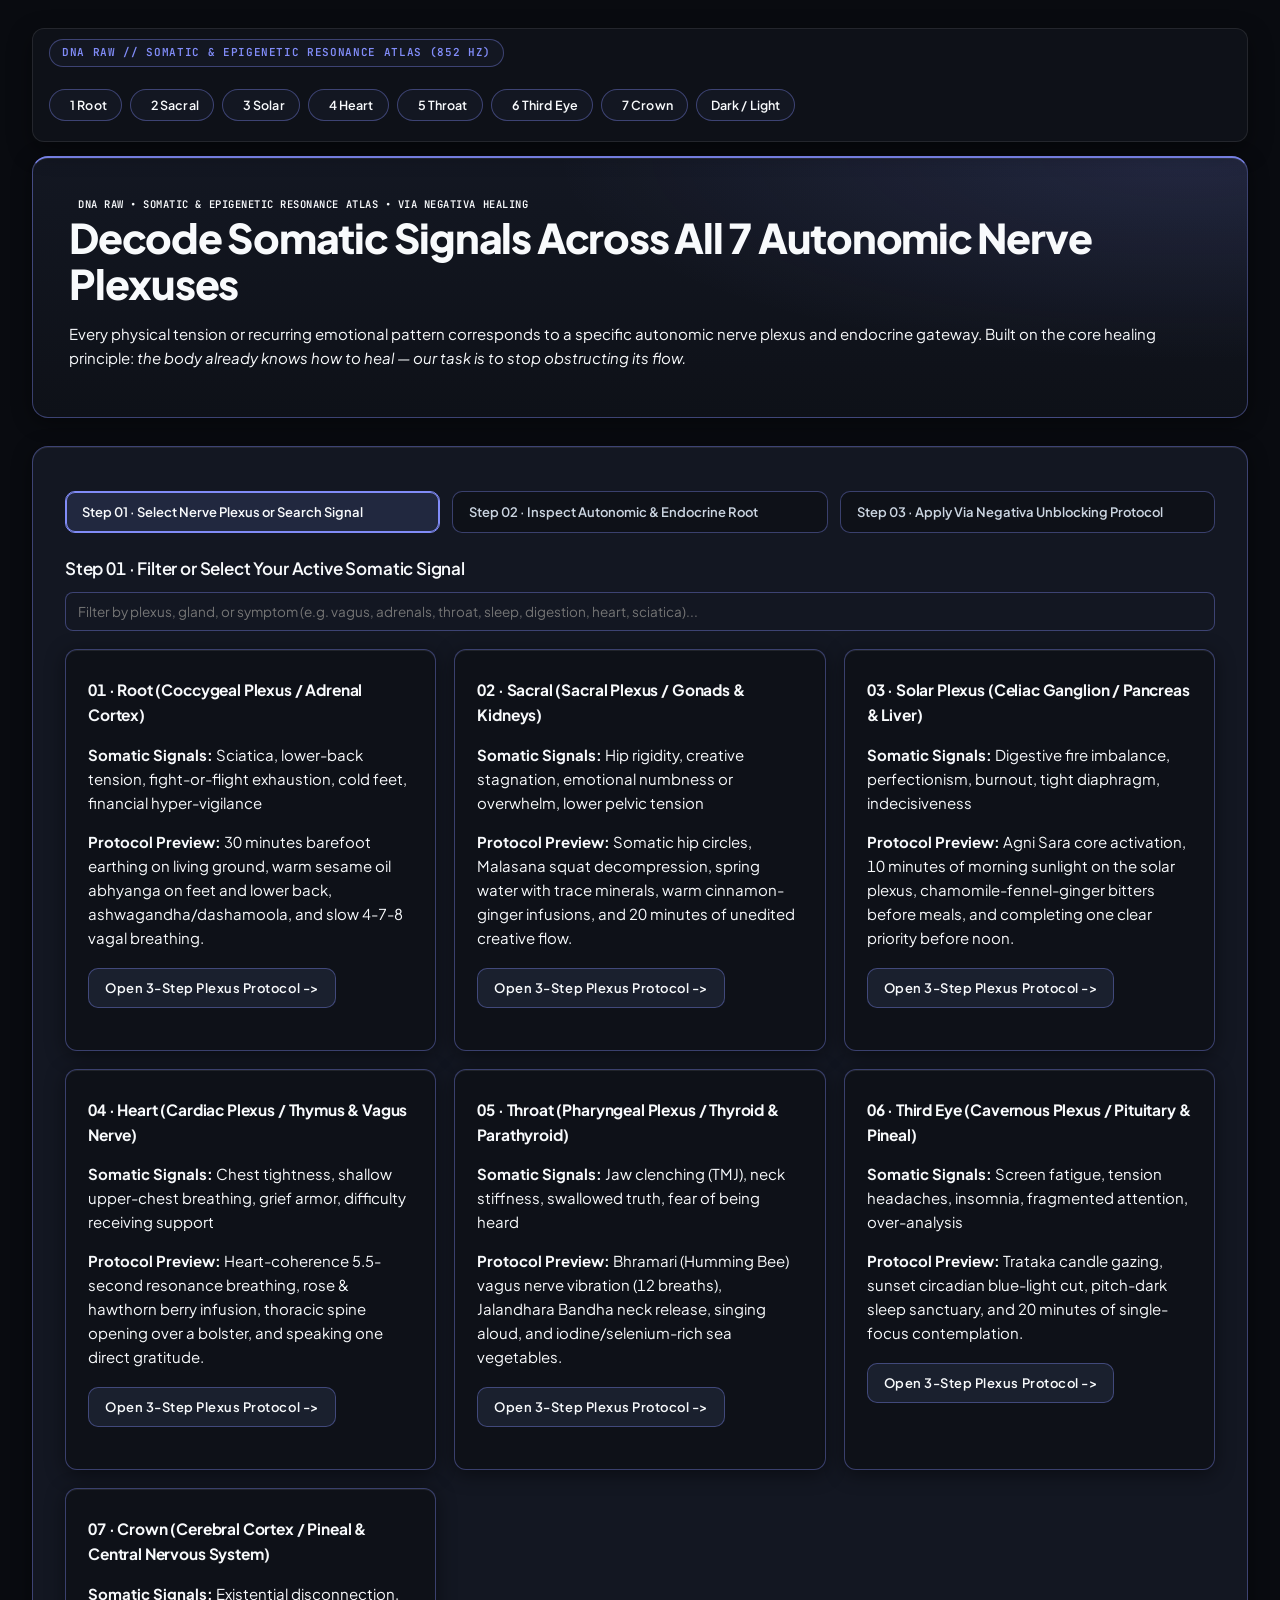
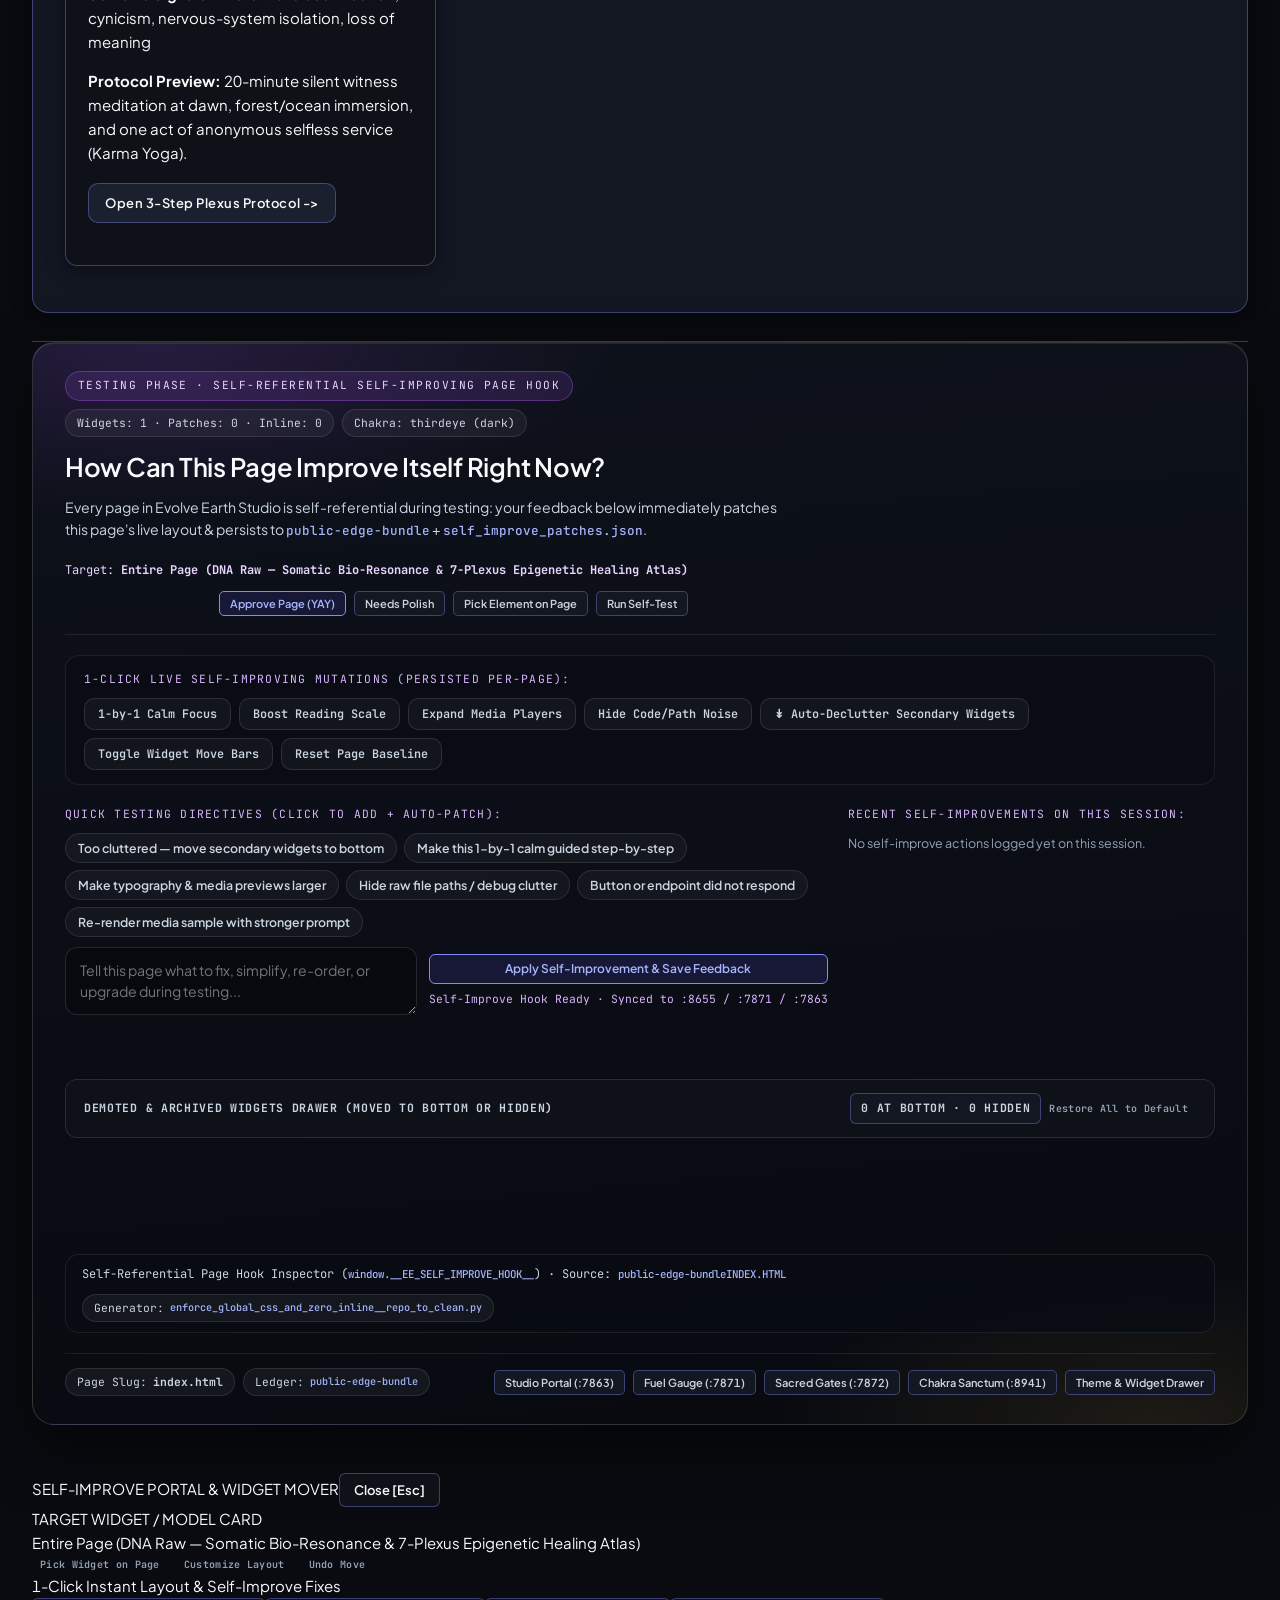
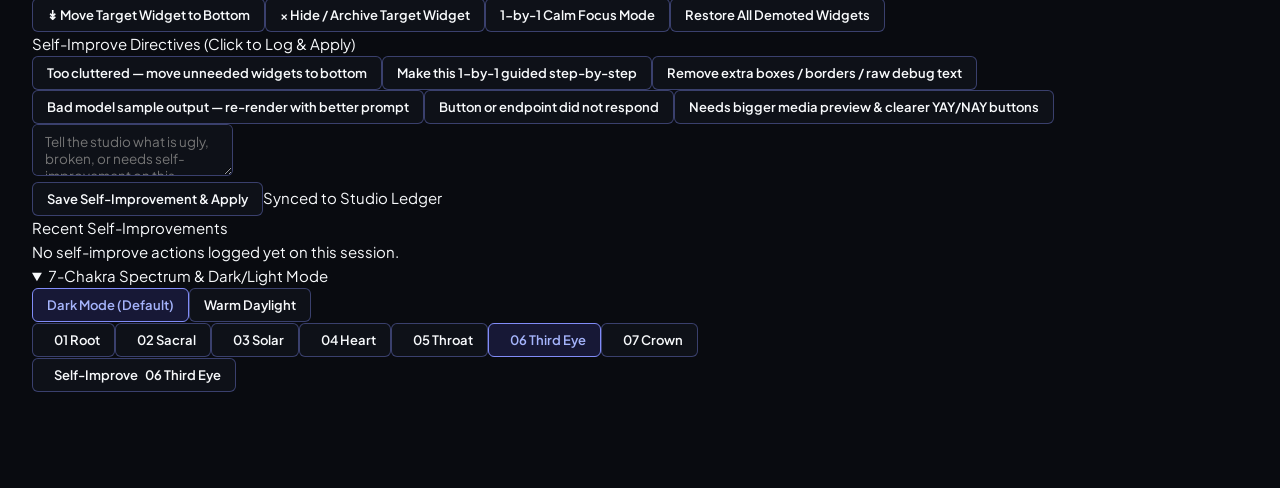
<file: index.html>
<!DOCTYPE html>
<html lang="en" data-theme="dark" data-mode="dark" data-chakra="thirdeye">
<head>
<meta charset="utf-8" />
<meta name="viewport" content="width=device-width, initial-scale=1" />
<title>DNA Raw — Somatic Bio-Resonance &amp; 7-Plexus Epigenetic Healing Atlas</title>
<link rel="stylesheet" href="evolve-unified-theme.css" />
<script src="refineme-widget.js" defer></script>
</head>
<body>
<div class="chakra-bar">
  <span class="brand-tag">DNA Raw // Somatic & Epigenetic Resonance Atlas (852 Hz)</span>
  <div class="c-pills">
    <button class="c-pill" data-set-chakra="root" onclick="document.documentElement.setAttribute('data-chakra','root');localStorage.setItem('ee_chakra','root')"><span class="c-dot" data-ee-u="506eba1f"></span>1 Root</button>
    <button class="c-pill" data-set-chakra="sacral" onclick="document.documentElement.setAttribute('data-chakra','sacral');localStorage.setItem('ee_chakra','sacral')"><span class="c-dot" data-ee-u="2230de30"></span>2 Sacral</button>
    <button class="c-pill" data-set-chakra="solar" onclick="document.documentElement.setAttribute('data-chakra','solar');localStorage.setItem('ee_chakra','solar')"><span class="c-dot" data-ee-u="b7e55c54"></span>3 Solar</button>
    <button class="c-pill" data-set-chakra="heart" onclick="document.documentElement.setAttribute('data-chakra','heart');localStorage.setItem('ee_chakra','heart')"><span class="c-dot" data-ee-u="d29d2a46"></span>4 Heart</button>
    <button class="c-pill" data-set-chakra="throat" onclick="document.documentElement.setAttribute('data-chakra','throat');localStorage.setItem('ee_chakra','throat')"><span class="c-dot" data-ee-u="c12b0335"></span>5 Throat</button>
    <button class="c-pill" data-set-chakra="thirdeye" onclick="document.documentElement.setAttribute('data-chakra','thirdeye');localStorage.setItem('ee_chakra','thirdeye')"><span class="c-dot" data-ee-u="5b0b6805"></span>6 Third Eye</button>
    <button class="c-pill" data-set-chakra="crown" onclick="document.documentElement.setAttribute('data-chakra','crown');localStorage.setItem('ee_chakra','crown')"><span class="c-dot" data-ee-u="04bf4fe6"></span>7 Crown</button>
    <button class="c-pill" onclick="var d=document.documentElement;var m=d.getAttribute('data-mode')==='light'?'dark':'light';d.setAttribute('data-mode',m);d.setAttribute('data-theme',m);localStorage.setItem('ee_mode',m)">Dark / Light</button>
  </div>
</div>
<div class="wrap">
  <div class="hero">
    <span class="badge">DNA Raw &bull; Somatic &amp; Epigenetic Resonance Atlas &bull; Via Negativa Healing</span>
    <h1>Decode Somatic Signals Across All 7 Autonomic Nerve Plexuses</h1>
    <p>Every physical tension or recurring emotional pattern corresponds to a specific autonomic nerve plexus and endocrine gateway. Built on the core healing principle: <em>the body already knows how to heal — our task is to stop obstructing its flow.</em></p>
  </div>

  <section class="ee-walkthrough" aria-label="3-Step Somatic & Epigenetic Atlas Walkthrough">
    <div class="ee-step-rail" role="tablist">
      <button type="button" class="ee-step-btn is-active" onclick="setDnaStep(1, this)">Step 01 &middot; Select Nerve Plexus or Search Signal</button>
      <button type="button" class="ee-step-btn" onclick="setDnaStep(2, this)">Step 02 &middot; Inspect Autonomic &amp; Endocrine Root</button>
      <button type="button" class="ee-step-btn" onclick="setDnaStep(3, this)">Step 03 &middot; Apply Via Negativa Unblocking Protocol</button>
    </div>

    <div id="dna-step-1" class="ee-step-panel">
      <h2>Step 01 &middot; Filter or Select Your Active Somatic Signal</h2>
      <input id="q" placeholder="Filter by plexus, gland, or symptom (e.g. vagus, adrenals, throat, sleep, digestion, heart, sciatica)..." oninput="render()" />
      <div id="grid" class="grid"></div>
    </div>

    <div id="dna-step-2" class="ee-step-panel" hidden>
      <h2>Step 02 &middot; Autonomic Nerve Plexus &amp; Endocrine Mapping</h2>
      <div id="dna-detail" class="res-box">Select a nerve plexus card in Step 01 to inspect its full epigenetic and autonomic map.</div>
      <div class="ee-transport">
        <button type="button" class="ee-btn-hero" onclick="setDnaStep(3, document.querySelectorAll('.ee-step-btn')[2])">Continue to Step 03 &middot; Via Negativa Protocol -&gt;</button>
        <button type="button" class="btn" onclick="setDnaStep(1, document.querySelectorAll('.ee-step-btn')[0])">Back to All 7 Plexuses</button>
      </div>
    </div>

    <div id="dna-step-3" class="ee-step-panel" hidden>
      <h2>Step 03 &middot; Via Negativa (&ldquo;Stop Obstructing&rdquo;) Daily Reset</h2>
      <div id="dna-protocol" class="res-box"></div>
      <div class="btn-row">
        <button type="button" class="btn btn-primary" onclick="navigator.clipboard.writeText(document.getElementById('dna-protocol').innerText)">Copy Somatic Protocol</button>
        <button type="button" class="btn" onclick="setDnaStep(1, document.querySelectorAll('.ee-step-btn')[0])">Explore Another Nerve Plexus</button>
      </div>
    </div>
  </section>
</div>
<script>
const PLEXUS = [
  { gate: "01 &middot; Root (Coccygeal Plexus / Adrenal Cortex)", signals: "Sciatica, lower-back tension, fight-or-flight exhaustion, cold feet, financial hyper-vigilance", obstruction: "Chronic sympathetic nervous-system bracing, sleep debt, and disconnection from living soil.", protocol: "30 minutes barefoot earthing on living ground, warm sesame oil abhyanga on feet and lower back, ashwagandha/dashamoola, and slow 4-7-8 vagal breathing." },
  { gate: "02 &middot; Sacral (Sacral Plexus / Gonads &amp; Kidneys)", signals: "Hip rigidity, creative stagnation, emotional numbness or overwhelm, lower pelvic tension", obstruction: "Suppressed emotional waters, dehydration, and rigid sedentary hip lock.", protocol: "Somatic hip circles, Malasana squat decompression, spring water with trace minerals, warm cinnamon-ginger infusions, and 20 minutes of unedited creative flow." },
  { gate: "03 &middot; Solar Plexus (Celiac Ganglion / Pancreas &amp; Liver)", signals: "Digestive fire imbalance, perfectionism, burnout, tight diaphragm, indecisiveness", obstruction: "Swallowed frustration, eating while stressed, and chronic diaphragmatic constriction.", protocol: "Agni Sara core activation, 10 minutes of morning sunlight on the solar plexus, chamomile-fennel-ginger bitters before meals, and completing one clear priority before noon." },
  { gate: "04 &middot; Heart (Cardiac Plexus / Thymus &amp; Vagus Nerve)", signals: "Chest tightness, shallow upper-chest breathing, grief armor, difficulty receiving support", obstruction: "Unspoken grief, defensive chest posture, and lack of heart-brain coherence.", protocol: "Heart-coherence 5.5-second resonance breathing, rose &amp; hawthorn berry infusion, thoracic spine opening over a bolster, and speaking one direct gratitude." },
  { gate: "05 &middot; Throat (Pharyngeal Plexus / Thyroid &amp; Parathyroid)", signals: "Jaw clenching (TMJ), neck stiffness, swallowed truth, fear of being heard", obstruction: "Self-censorship, people-pleasing silence, and forward-head screen posture.", protocol: "Bhramari (Humming Bee) vagus nerve vibration (12 breaths), Jalandhara Bandha neck release, singing aloud, and iodine/selenium-rich sea vegetables." },
  { gate: "06 &middot; Third Eye (Cavernous Plexus / Pituitary &amp; Pineal)", signals: "Screen fatigue, tension headaches, insomnia, fragmented attention, over-analysis", obstruction: "Artificial blue light after sunset and continuous multi-tab cognitive fragmentation.", protocol: "Trataka candle gazing, sunset circadian blue-light cut, pitch-dark sleep sanctuary, and 20 minutes of single-focus contemplation." },
  { gate: "07 &middot; Crown (Cerebral Cortex / Pineal &amp; Central Nervous System)", signals: "Existential disconnection, cynicism, nervous-system isolation, loss of meaning", obstruction: "Identification with mental chatter rather than the silent witnessing awareness.", protocol: "20-minute silent witness meditation at dawn, forest/ocean immersion, and one act of anonymous selfless service (Karma Yoga)." }
];
function setDnaStep(n, btn) {
  [1, 2, 3].forEach(function(i) {
    var el = document.getElementById('dna-step-' + i);
    if (el) el.hidden = (i !== n);
  });
  document.querySelectorAll('.ee-step-btn').forEach(function(b) { b.classList.remove('is-active'); });
  if (btn) btn.classList.add('is-active');
}
function inspectPlexus(idx) {
  const p = PLEXUS[idx];
  document.getElementById('dna-detail').innerHTML =
    "<h3>" + p.gate + "</h3>" +
    "<p><strong>Somatic &amp; Autonomic Signals:</strong> " + p.signals + "</p>" +
    "<p><strong>Primary Obstruction to Remove (Via Negativa):</strong> " + p.obstruction + "</p>";
  document.getElementById('dna-protocol').innerHTML =
    "<h3>" + p.gate + " &mdash; Epigenetic &amp; Somatic Reset</h3>" +
    "<p><strong>1. What to Stop Obstructing:</strong> " + p.obstruction + "</p>" +
    "<p><strong>2. Daily Somatic &amp; Botanical Protocol:</strong> " + p.protocol + "</p>";
  setDnaStep(2, document.querySelectorAll('.ee-step-btn')[1]);
}
function render() {
  const q = (document.getElementById('q').value || '').toLowerCase();
  const rows = PLEXUS.map((p, i) => ({p, i})).filter(x => !q || (x.p.gate + ' ' + x.p.signals + ' ' + x.p.protocol).toLowerCase().includes(q));
  document.getElementById('grid').innerHTML = rows.map(x => `
    <div class="card">
      <h3>${x.p.gate}</h3>
      <p><strong>Somatic Signals:</strong> ${x.p.signals}</p>
      <p><strong>Protocol Preview:</strong> ${x.p.protocol}</p>
      <div class="btn-row">
        <button type="button" class="btn btn-primary" onclick="inspectPlexus(${x.i})">Open 3-Step Plexus Protocol -&gt;</button>
      </div>
    </div>
  `).join('');
}
render();
inspectPlexus(0);
setDnaStep(1, document.querySelectorAll('.ee-step-btn')[0]);
</script>
</body>
</html>
</file>
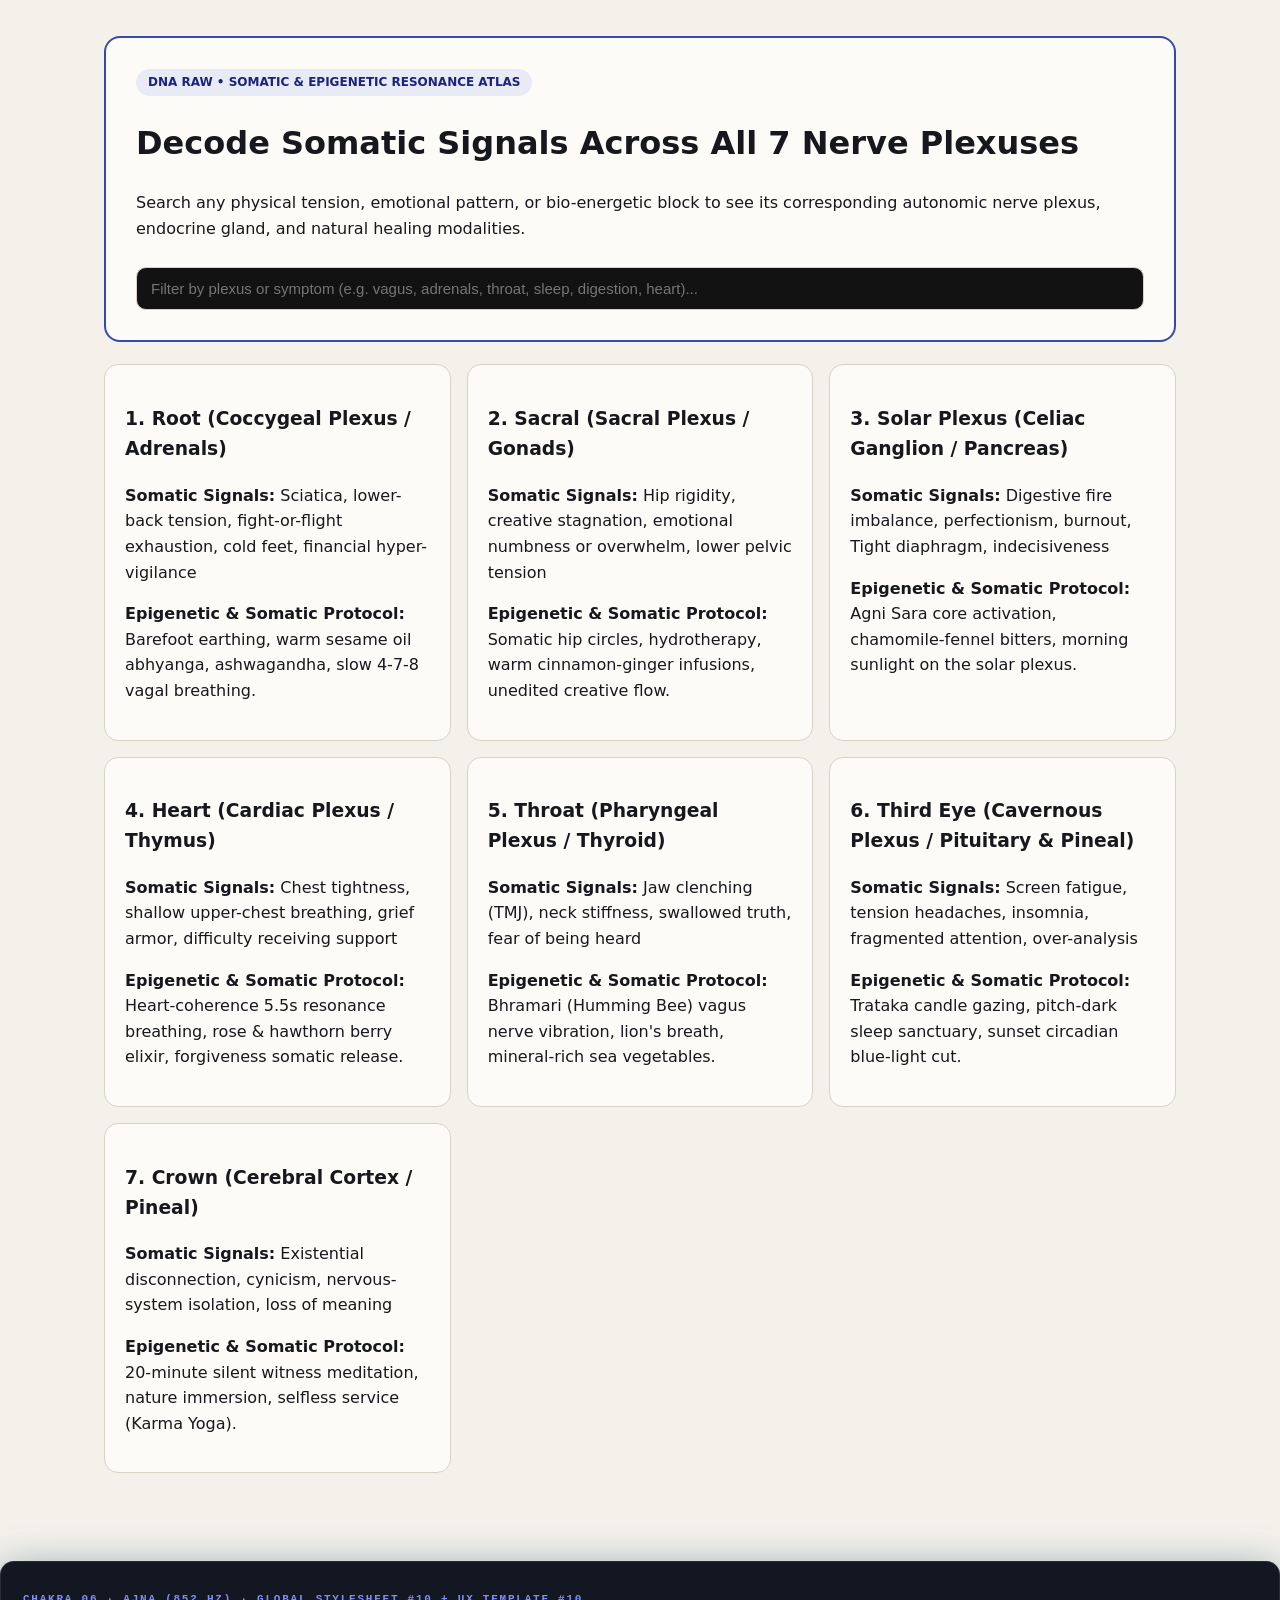
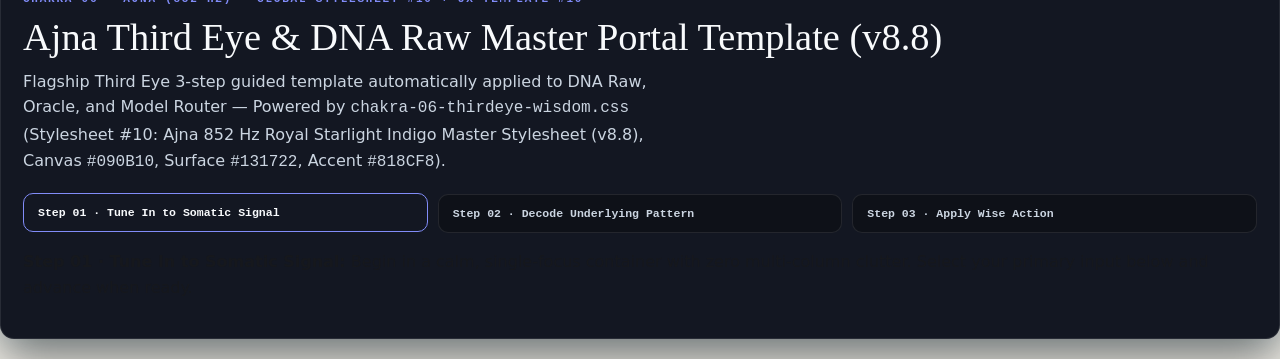
<file: interactive-portal.html>
<!DOCTYPE html>
<html lang="en" data-theme="dark" data-mode="dark" data-chakra="thirdeye" data-chakra-css="chakra-06-thirdeye-wisdom.css" data-chakra-ux="ux_10">
<head>
<meta charset="utf-8" />
<meta name="viewport" content="width=device-width, initial-scale=1" />
<title>DNA Raw — Somatic Bio-Resonance &amp; 22-Modality Healing Atlas</title>
<style>
  :root { --bg: #F4F1EA; --card: #FDFBF7; --ink: #16181D; --muted: #4A5D73; --indigo: #3949AB; --emerald: #2D6A4F; --border: #D8D2C5; }
  * { box-sizing: border-box; }
  body { margin: 0; font-family: 'Plus Jakarta Sans', system-ui, sans-serif; background: var(--bg); color: var(--ink); line-height: 1.6; }
  .wrap { max-width: 1120px; margin: 0 auto; padding: 36px 24px 64px; }
  .hero { background: var(--card); border: 2px solid var(--indigo); border-radius: 16px; padding: 30px; margin-bottom: 22px; }
  .badge { display: inline-block; background: #E8EAF6; color: #1A237E; padding: 4px 12px; border-radius: 999px; font-size: 12px; font-weight: 800; text-transform: uppercase; }
  .grid { display: grid; grid-template-columns: repeat(auto-fit, minmax(280px, 1fr)); gap: 16px; }
  .card { background: var(--card); border: 1px solid var(--border); border-radius: 14px; padding: 20px; }
  input { width: 100%; padding: 12px 14px; border-radius: 10px; border: 1px solid var(--border); font-size: 15px; margin-top: 10px; }
</style>
<link rel="stylesheet" href="chakra-06-thirdeye-wisdom.css">
</head>
<body>
<div class="wrap">
  <div class="hero">
    <span class="badge">DNA Raw &bull; Somatic &amp; Epigenetic Resonance Atlas</span>
    <h1>Decode Somatic Signals Across All 7 Nerve Plexuses</h1>
    <p>Search any physical tension, emotional pattern, or bio-energetic block to see its corresponding autonomic nerve plexus, endocrine gland, and natural healing modalities.</p>
    <input id="q" placeholder="Filter by plexus or symptom (e.g. vagus, adrenals, throat, sleep, digestion, heart)..." oninput="render()" />
  </div>
  <div id="grid" class="grid"></div>
</div>
<script>
const PLEXUS = [
  { gate: "1. Root (Coccygeal Plexus / Adrenals)", signals: "Sciatica, lower-back tension, fight-or-flight exhaustion, cold feet, financial hyper-vigilance", protocol: "Barefoot earthing, warm sesame oil abhyanga, ashwagandha, slow 4-7-8 vagal breathing." },
  { gate: "2. Sacral (Sacral Plexus / Gonads)", signals: "Hip rigidity, creative stagnation, emotional numbness or overwhelm, lower pelvic tension", protocol: "Somatic hip circles, hydrotherapy, warm cinnamon-ginger infusions, unedited creative flow." },
  { gate: "3. Solar Plexus (Celiac Ganglion / Pancreas)", signals: "Digestive fire imbalance, perfectionism, burnout, Tight diaphragm, indecisiveness", protocol: "Agni Sara core activation, chamomile-fennel bitters, morning sunlight on the solar plexus." },
  { gate: "4. Heart (Cardiac Plexus / Thymus)", signals: "Chest tightness, shallow upper-chest breathing, grief armor, difficulty receiving support", protocol: "Heart-coherence 5.5s resonance breathing, rose & hawthorn berry elixir, forgiveness somatic release." },
  { gate: "5. Throat (Pharyngeal Plexus / Thyroid)", signals: "Jaw clenching (TMJ), neck stiffness, swallowed truth, fear of being heard", protocol: "Bhramari (Humming Bee) vagus nerve vibration, lion's breath, mineral-rich sea vegetables." },
  { gate: "6. Third Eye (Cavernous Plexus / Pituitary & Pineal)", signals: "Screen fatigue, tension headaches, insomnia, fragmented attention, over-analysis", protocol: "Trataka candle gazing, pitch-dark sleep sanctuary, sunset circadian blue-light cut." },
  { gate: "7. Crown (Cerebral Cortex / Pineal)", signals: "Existential disconnection, cynicism, nervous-system isolation, loss of meaning", protocol: "20-minute silent witness meditation, nature immersion, selfless service (Karma Yoga)." }
];
function render() {
  const q = (document.getElementById('q').value || '').toLowerCase();
  const rows = PLEXUS.filter(p => !q || (p.gate + ' ' + p.signals + ' ' + p.protocol).toLowerCase().includes(q));
  document.getElementById('grid').innerHTML = rows.map(p => `
    <div class="card">
      <h3>${p.gate}</h3>
      <p><strong>Somatic Signals:</strong> ${p.signals}</p>
      <p><strong>Epigenetic &amp; Somatic Protocol:</strong> ${p.protocol}</p>
    </div>
  `).join('');
}
render();
</script>

<!--EE-CHAKRA-UX-TEMPLATE-START-->
<section class="ee-walkthrough ee-chakra-thirdeye-walkthrough" aria-label="Approved Chakra 06 Guided UX Template">
  <div class="ee-chakra-thirdeye-card">
    <span class="ee-chakra-thirdeye-kicker">CHAKRA 06 &middot; AJNA (852 Hz) &middot; GLOBAL STYLESHEET #10 + UX TEMPLATE #10</span>
    <h2 class="ee-chakra-thirdeye-title">Ajna Third Eye &amp; DNA Raw Master Portal Template (v8.8)</h2>
    <p class="ee-chakra-thirdeye-lead">Flagship Third Eye 3-step guided template automatically applied to DNA Raw, Oracle, and Model Router &mdash; Powered by <code>chakra-06-thirdeye-wisdom.css</code> (Stylesheet #10: Ajna 852 Hz Royal Starlight Indigo Master Stylesheet (v8.8), Canvas <code>#090B10</code>, Surface <code>#131722</code>, Accent <code>#818CF8</code>).</p>
    <div class="ee-step-rail ee-chakra-thirdeye-step-rail" role="tablist">
      <button type="button" class="ee-step-btn ee-chakra-thirdeye-step-btn is-active" onclick="[1,2,3].forEach(function(i){var el=document.getElementById('ee_cx_thirdeye_s'+i);if(el){el.hidden=(i!==1);el.classList.toggle('is-active',i===1);}});Array.prototype.forEach.call(this.parentNode.querySelectorAll('.ee-step-btn'),function(b){b.classList.remove('is-active');});this.classList.add('is-active');">Step 01 &middot; Tune In to Somatic Signal</button>
      <button type="button" class="ee-step-btn ee-chakra-thirdeye-step-btn" onclick="[1,2,3].forEach(function(i){var el=document.getElementById('ee_cx_thirdeye_s'+i);if(el){el.hidden=(i!==2);el.classList.toggle('is-active',i===2);}});Array.prototype.forEach.call(this.parentNode.querySelectorAll('.ee-step-btn'),function(b){b.classList.remove('is-active');});this.classList.add('is-active');">Step 02 &middot; Decode Underlying Pattern</button>
      <button type="button" class="ee-step-btn ee-chakra-thirdeye-step-btn" onclick="[1,2,3].forEach(function(i){var el=document.getElementById('ee_cx_thirdeye_s'+i);if(el){el.hidden=(i!==3);el.classList.toggle('is-active',i===3);}});Array.prototype.forEach.call(this.parentNode.querySelectorAll('.ee-step-btn'),function(b){b.classList.remove('is-active');});this.classList.add('is-active');">Step 03 &middot; Apply Wise Action</button>
    </div>
    <div id="ee_cx_thirdeye_s1" class="ee-step-panel">
      <p><strong>Step 01 &middot; Tune In to Somatic Signal:</strong> Begin in a calm, single-focus container with zero multi-column clutter. Select your primary input below and advance when ready.</p>
    </div>
    <div id="ee_cx_thirdeye_s2" class="ee-step-panel" hidden>
      <p><strong>Step 02 &middot; Decode Underlying Pattern:</strong> Review the tailored Ajna (852 Hz) protocol and verify alignment before sealing your action.</p>
    </div>
    <div id="ee_cx_thirdeye_s3" class="ee-step-panel" hidden>
      <p><strong>Step 03 &middot; Apply Wise Action:</strong> Action verified under <code>chakra-06-thirdeye-wisdom.css</code> (Stylesheet #10) and UX Template #10.</p>
    </div>
  </div>
</section>
<!--EE-CHAKRA-UX-TEMPLATE-END-->
</body>
</html>
</file>
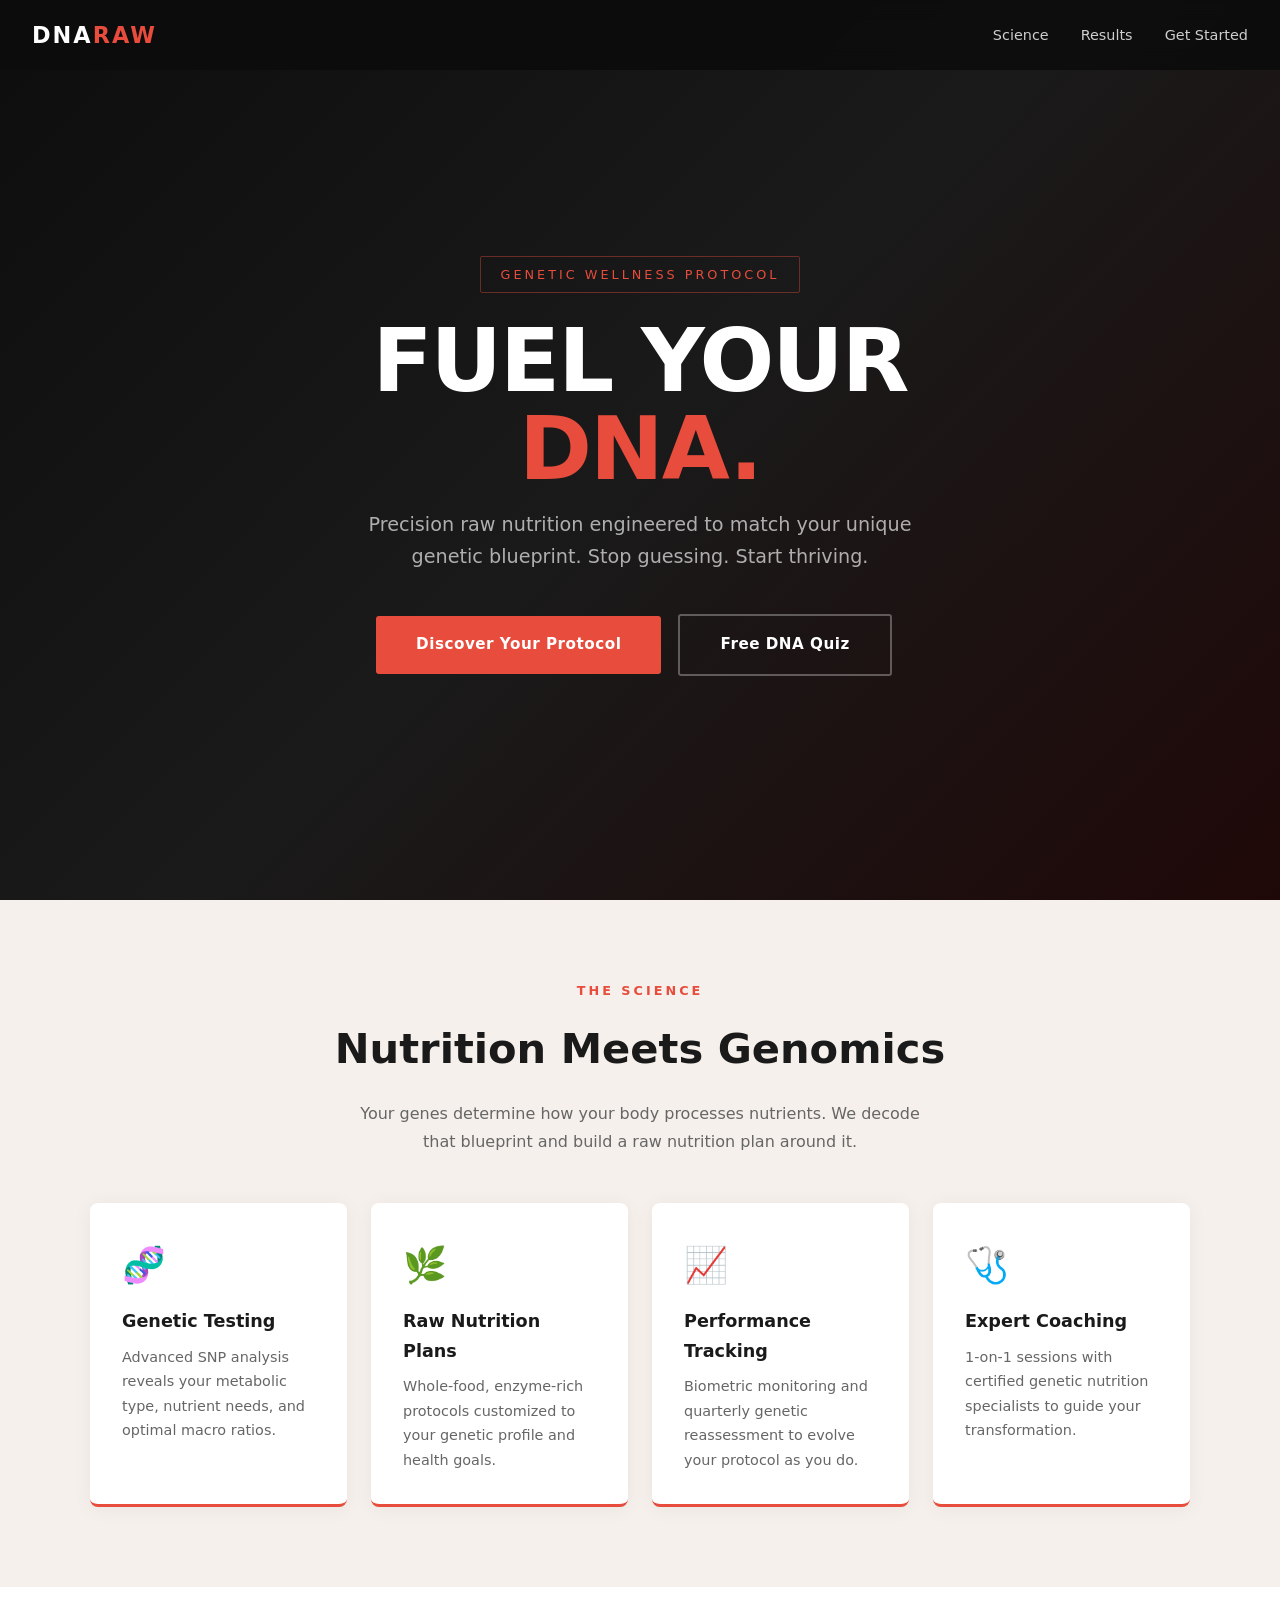
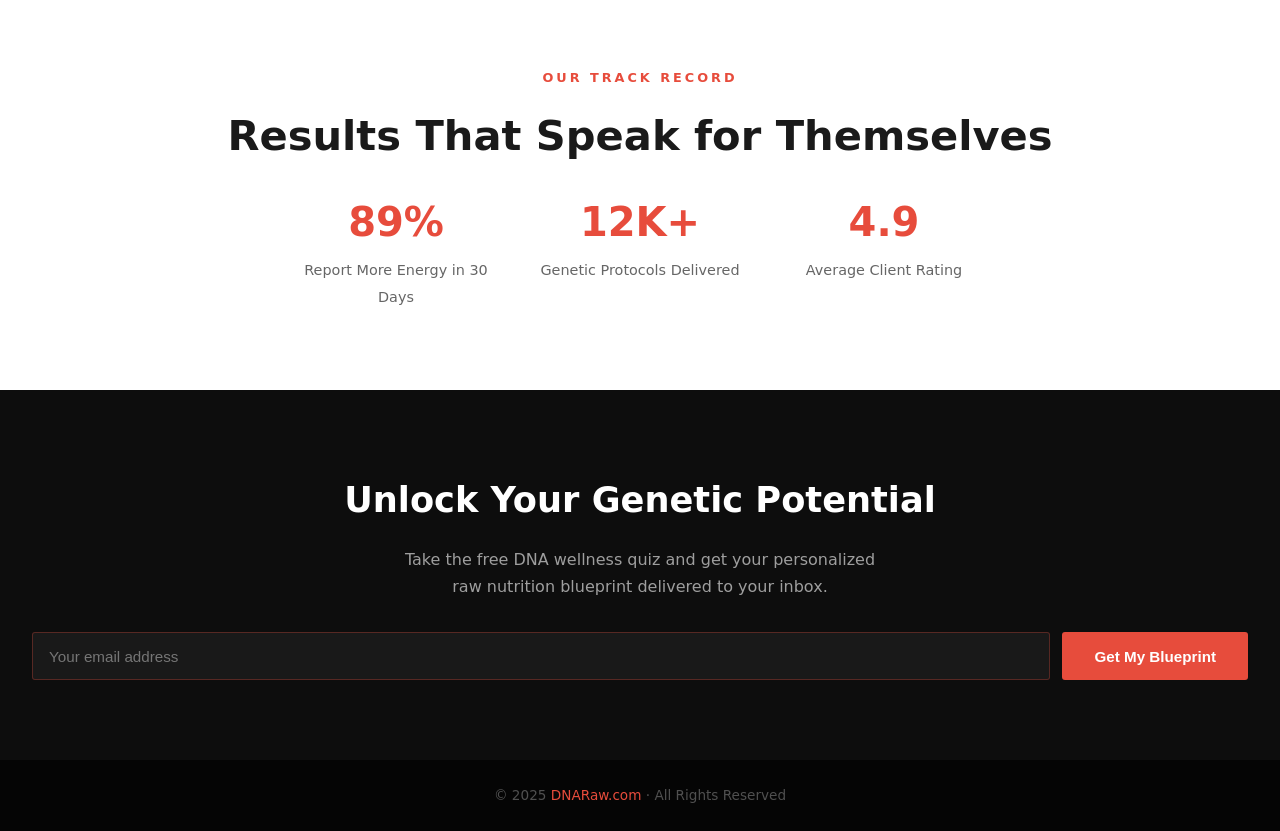
<file: versions/v1-github-original.html>
<!DOCTYPE html>
<html lang="en">
<head>
  <meta charset="UTF-8"/>
  <meta name="viewport" content="width=device-width,initial-scale=1.0"/>
  <title>DNA Raw | Genetic Wellness &amp; Raw Nutrition</title>
  <meta name="description" content="Unlock your genetic blueprint. DNA Raw combines genetic testing with raw, whole-food nutrition protocols."/>
  <style>
    *,*::before,*::after{box-sizing:border-box;margin:0;padding:0}
    :root{--red:#c0392b;--red2:#e74c3c;--orange:#e67e22;--dark:#0d0d0d;--charcoal:#1a1a1a;--cream:#fafaf7;--text:#1a1a1a;--muted:#666;--light:#f5f0eb}
    html{scroll-behavior:smooth}
    body{font-family:"Segoe UI",system-ui,sans-serif;background:var(--cream);color:var(--text);line-height:1.7}
    nav{position:fixed;top:0;width:100%;z-index:100;background:rgba(13,13,13,.96);backdrop-filter:blur(10px);padding:1rem 2rem;display:flex;justify-content:space-between;align-items:center}
    .logo{font-size:1.4rem;color:#fff;font-weight:900;text-decoration:none;letter-spacing:2px;text-transform:uppercase}
    .logo span{color:var(--red2)}
    .nav-links{display:flex;gap:2rem;list-style:none}
    .nav-links a{color:rgba(255,255,255,.8);text-decoration:none;font-size:.9rem;transition:color .3s;font-weight:500}
    .nav-links a:hover{color:var(--red2)}
    .hamburger{display:none;flex-direction:column;gap:5px;cursor:pointer;background:none;border:none}
    .hamburger span{display:block;width:25px;height:2px;background:rgba(255,255,255,.8)}
    .hero{min-height:100vh;background:linear-gradient(135deg,var(--dark) 0%,var(--charcoal) 50%,#1f0808 100%);display:flex;align-items:center;justify-content:center;text-align:center;padding:6rem 2rem 4rem}
    .hero-badge{display:inline-block;padding:.4rem 1.2rem;border:1px solid rgba(231,76,60,.4);color:var(--red2);font-size:.8rem;letter-spacing:3px;text-transform:uppercase;margin-bottom:1.5rem;border-radius:2px}
    .hero h1{font-size:clamp(2.5rem,7vw,5.5rem);color:#fff;font-weight:900;letter-spacing:-2px;line-height:1;margin-bottom:1rem;text-transform:uppercase}
    .hero h1 span{color:var(--red2)}
    .hero p{font-size:clamp(1rem,2.5vw,1.2rem);color:rgba(255,255,255,.65);max-width:560px;margin:0 auto 2.5rem}
    .btn{display:inline-block;padding:1rem 2.5rem;background:var(--red2);color:#fff;text-decoration:none;font-weight:700;border-radius:3px;font-size:.95rem;transition:all .3s;letter-spacing:.5px;margin-right:.75rem}
    .btn:hover{background:var(--orange);transform:translateY(-2px)}
    .btn-ghost{background:transparent;border:2px solid rgba(255,255,255,.3);color:#fff}
    .btn-ghost:hover{background:rgba(255,255,255,.1);border-color:#fff}
    section{padding:5rem 2rem}
    .container{max-width:1100px;margin:0 auto}
    .section-tag{text-align:center;color:var(--red2);letter-spacing:3px;text-transform:uppercase;font-size:.8rem;font-weight:700;margin-bottom:.75rem}
    .section-title{text-align:center;font-size:clamp(1.8rem,4vw,2.6rem);font-weight:900;margin-bottom:1rem}
    .section-sub{text-align:center;max-width:580px;margin:0 auto 3rem;color:var(--muted)}
    .features{background:var(--light)}
    .cards{display:grid;grid-template-columns:repeat(auto-fit,minmax(250px,1fr));gap:1.5rem}
    .card{background:#fff;padding:2rem;border-radius:8px;box-shadow:0 2px 20px rgba(0,0,0,.05);transition:transform .3s;border-bottom:3px solid var(--red2)}
    .card:hover{transform:translateY(-5px)}
    .card-icon{font-size:2.2rem;margin-bottom:.75rem}
    .card h3{font-size:1.1rem;color:var(--charcoal);margin-bottom:.5rem;font-weight:700}
    .card p{color:var(--muted);font-size:.9rem}
    .results-grid{display:grid;grid-template-columns:repeat(auto-fit,minmax(150px,1fr));gap:2rem;max-width:700px;margin:0 auto;text-align:center}
    .results-grid .stat strong{display:block;font-size:2.5rem;color:var(--red2);font-weight:900}
    .results-grid .stat span{color:var(--muted);font-size:.9rem}
    .cta-sec{background:var(--dark);text-align:center;padding:5rem 2rem}
    .cta-sec h2{color:#fff;font-size:clamp(1.5rem,3vw,2.2rem);font-weight:900;margin-bottom:1rem}
    .cta-sec p{color:rgba(255,255,255,.6);margin-bottom:2rem;max-width:500px;margin-left:auto;margin-right:auto}
    .cta-form{display:flex;gap:.75rem;flex-wrap:wrap;justify-content:center}
    .cta-form input{flex:1;min-width:220px;padding:.9rem 1rem;border:1px solid rgba(231,76,60,.3);background:rgba(255,255,255,.05);color:#fff;border-radius:3px;font-size:.95rem}
    .cta-form button{padding:.9rem 2rem;background:var(--red2);border:none;color:#fff;cursor:pointer;font-weight:700;border-radius:3px;font-size:.95rem}
    footer{background:#050505;color:rgba(255,255,255,.3);text-align:center;padding:1.5rem;font-size:.85rem}
    footer a{color:var(--red2);text-decoration:none}
    @media(max-width:768px){.nav-links{display:none;flex-direction:column;position:absolute;top:100%;left:0;width:100%;background:var(--dark);padding:1.5rem 2rem;gap:1.5rem}.nav-links.open{display:flex}.hamburger{display:flex}}
  </style>
</head>
<body>
<script>function toggleNav(){document.getElementById("navLinks").classList.toggle("open")}</script>
<nav>
  <a href="#" class="logo">DNA<span>RAW</span></a>
  <ul class="nav-links" id="navLinks">
    <li><a href="#features">Science</a></li>
    <li><a href="#results">Results</a></li>
    <li><a href="#start">Get Started</a></li>
  </ul>
  <button class="hamburger" onclick="toggleNav()" aria-label="Menu"><span></span><span></span><span></span></button>
</nav>
<section class="hero"><div>
  <div class="hero-badge">Genetic Wellness Protocol</div>
  <h1>Fuel Your<br/><span>DNA.</span></h1>
  <p>Precision raw nutrition engineered to match your unique genetic blueprint. Stop guessing. Start thriving.</p>
  <a href="#features" class="btn">Discover Your Protocol</a>
  <a href="#start" class="btn btn-ghost">Free DNA Quiz</a>
</div></section>
<section class="features" id="features"><div class="container">
  <p class="section-tag">The Science</p><h2 class="section-title">Nutrition Meets Genomics</h2>
  <p class="section-sub">Your genes determine how your body processes nutrients. We decode that blueprint and build a raw nutrition plan around it.</p>
  <div class="cards">
    <div class="card"><div class="card-icon">&#129516;</div><h3>Genetic Testing</h3><p>Advanced SNP analysis reveals your metabolic type, nutrient needs, and optimal macro ratios.</p></div>
    <div class="card"><div class="card-icon">&#127807;</div><h3>Raw Nutrition Plans</h3><p>Whole-food, enzyme-rich protocols customized to your genetic profile and health goals.</p></div>
    <div class="card"><div class="card-icon">&#128200;</div><h3>Performance Tracking</h3><p>Biometric monitoring and quarterly genetic reassessment to evolve your protocol as you do.</p></div>
    <div class="card"><div class="card-icon">&#129658;</div><h3>Expert Coaching</h3><p>1-on-1 sessions with certified genetic nutrition specialists to guide your transformation.</p></div>
  </div></div></section>
<section style="background:#fff;padding:5rem 2rem" id="results"><div class="container">
  <p class="section-tag">Our Track Record</p><h2 class="section-title">Results That Speak for Themselves</h2>
  <div class="results-grid">
    <div class="stat"><strong>89%</strong><span>Report More Energy in 30 Days</span></div>
    <div class="stat"><strong>12K+</strong><span>Genetic Protocols Delivered</span></div>
    <div class="stat"><strong>4.9</strong><span>Average Client Rating</span></div>
  </div></div></section>
<section class="cta-sec" id="start">
  <h2>Unlock Your Genetic Potential</h2>
  <p>Take the free DNA wellness quiz and get your personalized raw nutrition blueprint delivered to your inbox.</p>
  <form class="cta-form" onsubmit="return false;"><input type="email" placeholder="Your email address"/><button type="submit">Get My Blueprint</button></form>
</section>
<footer><p>&copy; 2025 <a href="https://dnaraw.com">DNARaw.com</a> &middot; All Rights Reserved</p></footer>
</body>
</html>
</file>
